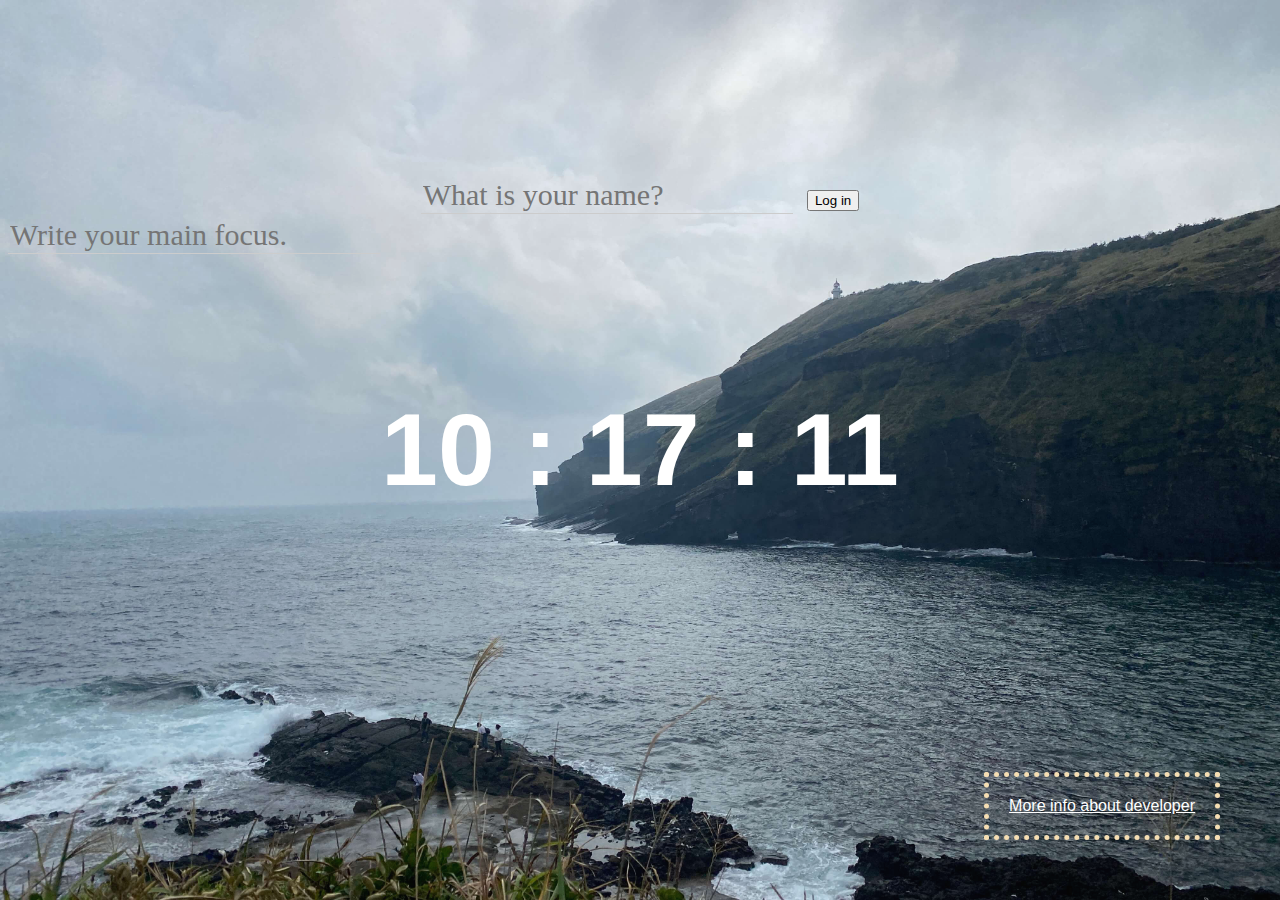
<file: index.html>
<!DOCTYPE html>
<html lang="en">
<head profile="http://www.w3.org/2005/10/profile">
    <meta charset="UTF-8">
    <meta http-equiv="X-UA-Compatible" content="IE=edge">
    <meta name="viewport" content="width=device-width, initial-scale=1.0">
    <link rel="stylesheet" href="hailie crome app.css" />
    <title>Welcome!</title>
</head>
<body>
    <h2 id="clock"></h2>
    <form class="hidden" id="loginForm">
        <input required maxlength="10" type="text" placeholder="What is your name?"/>
        <input type="submit" value="Log in" />
    </form>    
    <h1 id="greeting" class="hidden"></h1>
    <form id="todoForm">
        <input type="text" placeholder="Write your main focus." required />
    </form>
    <ul id="todoList"></ul>
    <div id="weather">
        <span></span>
        <span></span>
    </div>
    <a href="https://xingfuya.tistory.com">More info about developer</a>
<script src="clock.js"></script>
<script src="greeting.js"></script>
<script src="weather.js"></script>
<script src="background.js"></script>
<script src="todo.js"></script>
</body>
</html>
</file>
<file: hailie crome app.css>
.hidden {
    display:none;
}

* {
    box-sizing: border-box;
    font-family: 'Segoe UI', Tahoma, Geneva, Verdana, sans-serif, -apple-system,'Open Sans', 'Helvetica Neue', sans-serif;
}

body {
    padding-top: 150px;
}


img {
    position:absolute;
    width:100%;
    height:100%;
    left: 0px;
    top: 0px;
    right:0px;
    bottom:0px;
    z-index: -1;
    opacity:98%;
    }

#clock {
    position: absolute;
    left: 50%;
    top: 50%;
    transform:translate(-50%, -50%);
    text-align: center;
    color: white;
    font-size: 8vw;
    margin-top: 0px;
}

#greeting {
    text-align: center;
    color: white;
    font-size: 5vw;
}

#loginForm {
    text-align: center;
    color: white;
    font-size: 4vw;
}

#weather {
    position: absolute;
    width: 97%;
    top: 10px;
    padding-right: 40px;
    text-align: right;
    color: white;
    font-size: 2vw;
    margin-right: 20px;
}

a {
    color: white;
    margin: 20px;
    padding: 20px;
    border-width: thin;
    border: 5px dotted wheat;
    position: absolute;
    bottom: 40px; right: 40px;
  }

#todoList {
    margin: 20px;
    padding: 20px;
    border-width: thin;
    position: absolute;
    top: 350px; left: 40px;
    font-size: 2vw;
    color: white;
}

input[type=text] {
  background-color: transparent;
  border: none;
  border-bottom: 1px solid #CCC;
  color: #555;
  box-sizing: border-box;
  font-family: 'Arvo';
  font-size: 30px;  
}

    
/* 
input[type=text] {
    width: 250px;
    height: 32px;
    font-size: 15px;
    border: none;
    border-radius: 15px;
    outline: none;
    padding-left: 10px;
    background-color: rgb(233, 233, 233);
    box-shadow:0 0 15px 4px rgba(0,0,0,0.06);
    font-family:inherit;
}
 */
</file>
